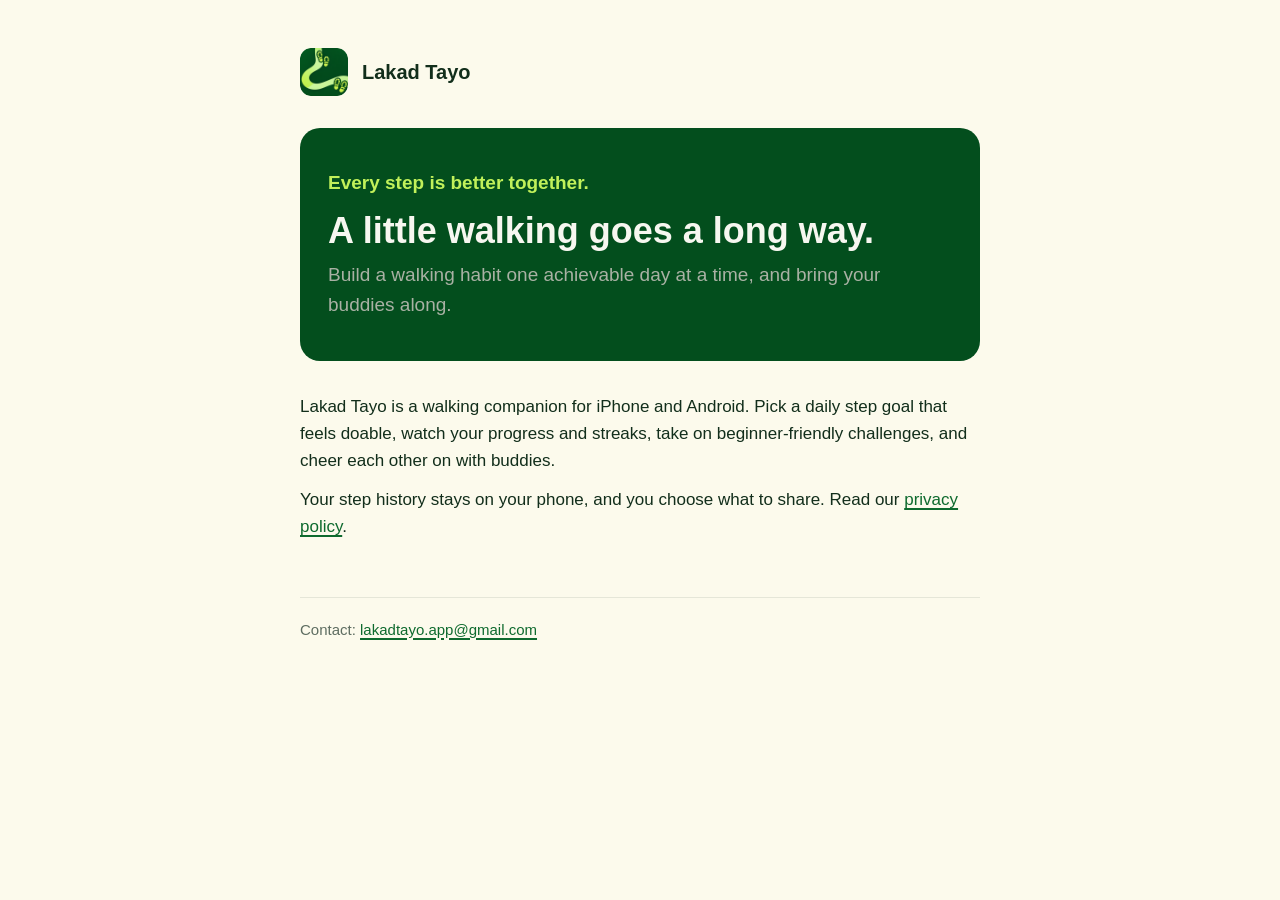
<file: index.html>
<!doctype html>
<html lang="en">
  <head>
    <meta charset="utf-8" />
    <meta name="viewport" content="width=device-width, initial-scale=1" />
    <title>Lakad Tayo</title>
    <meta
      name="description"
      content="Lakad Tayo is a beginner-friendly walking companion: achievable daily goals, visible progress, and buddies to walk with."
    />
    <link rel="icon" href="icon.png" />
    <link rel="stylesheet" href="style.css" />
  </head>
  <body>
    <main>
      <header>
        <img src="icon.png" alt="" />
        <a href="./">Lakad Tayo</a>
      </header>

      <section class="hero">
        <p class="tagline">Every step is better together.</p>
        <h1>A little walking goes a long way.</h1>
        <p>
          Build a walking habit one achievable day at a time, and bring your
          buddies along.
        </p>
      </section>

      <p>
        Lakad Tayo is a walking companion for iPhone and Android. Pick a daily
        step goal that feels doable, watch your progress and streaks, take on
        beginner-friendly challenges, and cheer each other on with buddies.
      </p>
      <p>
        Your step history stays on your phone, and you choose what to share.
        Read our <a href="privacy/">privacy policy</a>.
      </p>

      <footer>
        Contact: <a href="mailto:lakadtayo.app@gmail.com">lakadtayo.app@gmail.com</a>
      </footer>
    </main>
  </body>
</html>
</file>
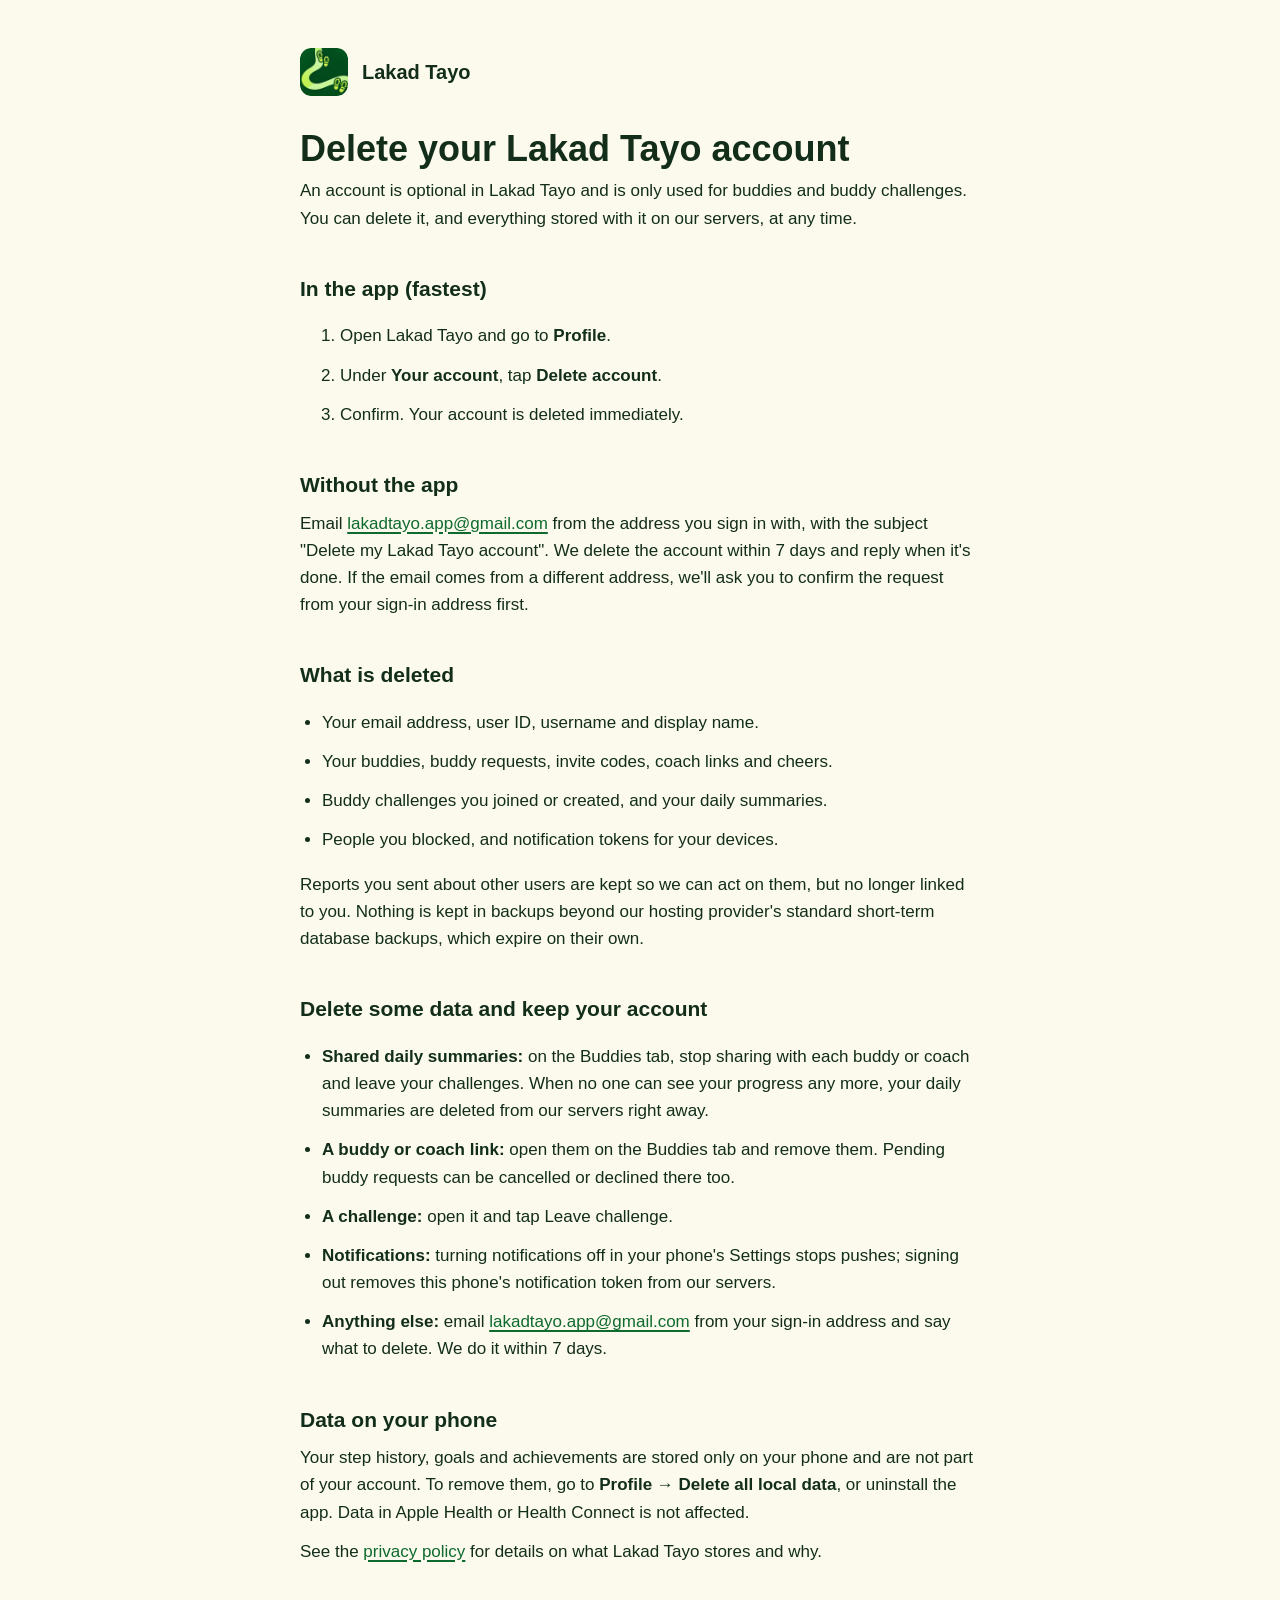
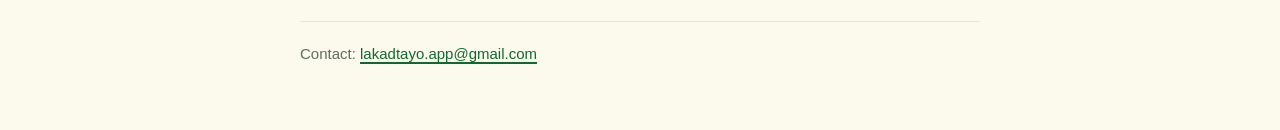
<file: delete-account/index.html>
<!doctype html>
<html lang="en">
  <head>
    <meta charset="utf-8" />
    <meta name="viewport" content="width=device-width, initial-scale=1" />
    <title>Delete your account · Lakad Tayo</title>
    <meta
      name="description"
      content="How to delete your Lakad Tayo account and the data stored with it."
    />
    <link rel="icon" href="../icon.png" />
    <link rel="stylesheet" href="../style.css" />
  </head>
  <body>
    <main>
      <header>
        <img src="../icon.png" alt="" />
        <a href="../">Lakad Tayo</a>
      </header>

      <h1>Delete your Lakad Tayo account</h1>

      <p>
        An account is optional in Lakad Tayo and is only used for buddies and
        buddy challenges. You can delete it, and everything stored with it on
        our servers, at any time.
      </p>

      <h2>In the app (fastest)</h2>
      <ol>
        <li>Open Lakad Tayo and go to <strong>Profile</strong>.</li>
        <li>Under <strong>Your account</strong>, tap <strong>Delete account</strong>.</li>
        <li>Confirm. Your account is deleted immediately.</li>
      </ol>

      <h2>Without the app</h2>
      <p>
        Email
        <a href="mailto:lakadtayo.app@gmail.com?subject=Delete%20my%20Lakad%20Tayo%20account">lakadtayo.app@gmail.com</a>
        from the address you sign in with, with the subject "Delete my Lakad
        Tayo account". We delete the account within 7 days and reply when it's
        done. If the email comes from a different address, we'll ask you to
        confirm the request from your sign-in address first.
      </p>

      <h2>What is deleted</h2>
      <ul>
        <li>Your email address, user ID, username and display name.</li>
        <li>Your buddies, buddy requests, invite codes, coach links and cheers.</li>
        <li>Buddy challenges you joined or created, and your daily summaries.</li>
        <li>People you blocked, and notification tokens for your devices.</li>
      </ul>
      <p>
        Reports you sent about other users are kept so we can act on them,
        but no longer linked to you. Nothing is kept in backups beyond our
        hosting provider's standard short-term database backups, which expire
        on their own.
      </p>

      <h2 id="some-data">Delete some data and keep your account</h2>
      <ul>
        <li>
          <strong>Shared daily summaries:</strong> on the Buddies tab, stop
          sharing with each buddy or coach and leave your challenges. When no
          one can see your progress any more, your daily summaries are deleted
          from our servers right away.
        </li>
        <li>
          <strong>A buddy or coach link:</strong> open them on the Buddies tab
          and remove them. Pending buddy requests can be cancelled or declined
          there too.
        </li>
        <li>
          <strong>A challenge:</strong> open it and tap Leave challenge.
        </li>
        <li>
          <strong>Notifications:</strong> turning notifications off in your
          phone's Settings stops pushes; signing out removes this phone's
          notification token from our servers.
        </li>
        <li>
          <strong>Anything else:</strong> email
          <a href="mailto:lakadtayo.app@gmail.com?subject=Delete%20some%20of%20my%20Lakad%20Tayo%20data">lakadtayo.app@gmail.com</a>
          from your sign-in address and say what to delete. We do it within 7
          days.
        </li>
      </ul>

      <h2>Data on your phone</h2>
      <p>
        Your step history, goals and achievements are stored only on your
        phone and are not part of your account. To remove them, go to
        <strong>Profile → Delete all local data</strong>, or uninstall the
        app. Data in Apple Health or Health Connect is not affected.
      </p>

      <p>
        See the <a href="../privacy/">privacy policy</a> for details on what
        Lakad Tayo stores and why.
      </p>

      <footer>
        Contact: <a href="mailto:lakadtayo.app@gmail.com">lakadtayo.app@gmail.com</a>
      </footer>
    </main>
  </body>
</html>
</file>
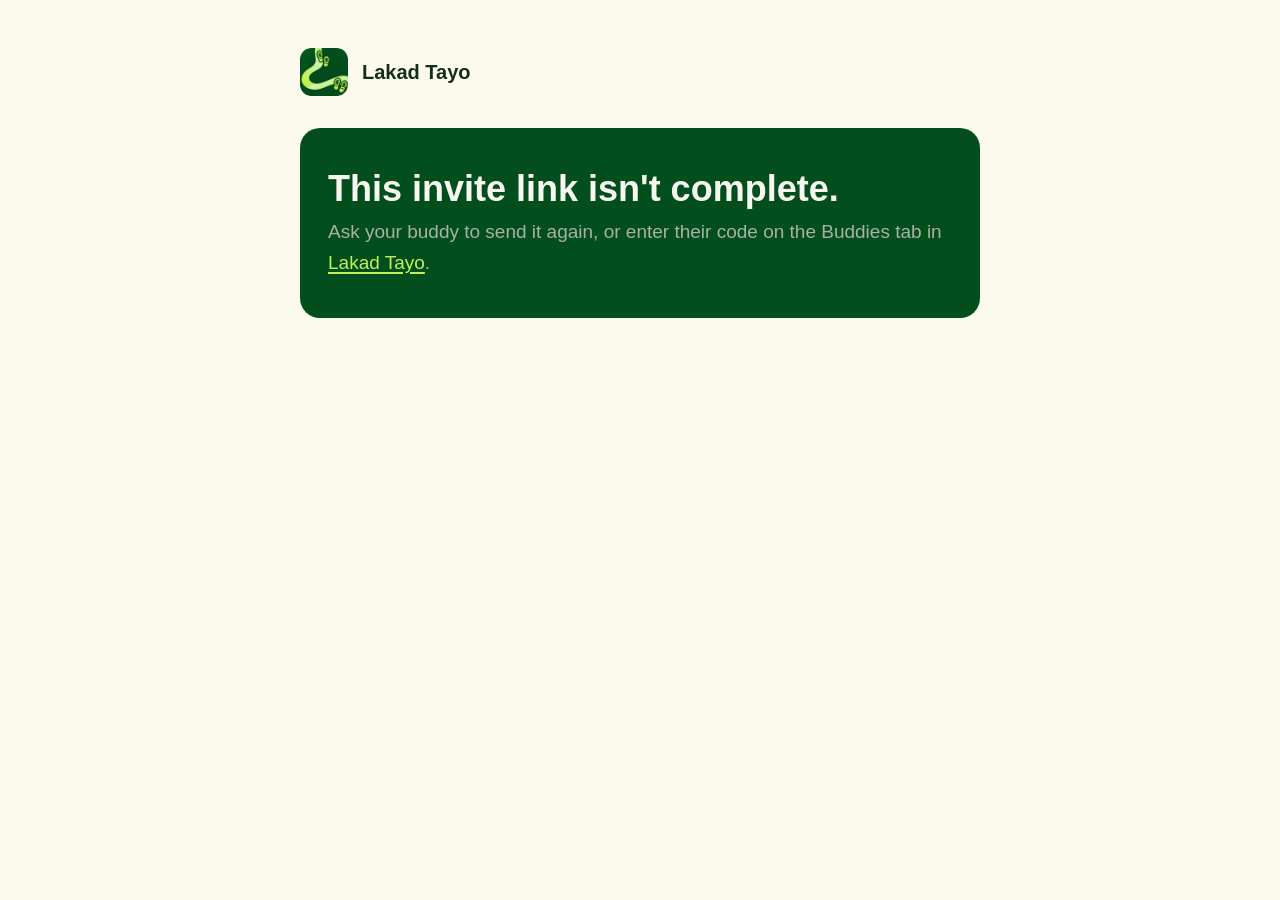
<file: i/index.html>
<!doctype html>
<html lang="en">
  <head>
    <meta charset="utf-8" />
    <meta name="viewport" content="width=device-width, initial-scale=1" />
    <title>Join me on Lakad Tayo</title>
    <meta name="description" content="You're invited to walk together on Lakad Tayo." />
    <meta property="og:title" content="Join me on Lakad Tayo" />
    <meta property="og:description" content="Tap to connect as walking buddies." />
    <meta property="og:image" content="https://abezierandes.github.io/lakadtayo-site/icon.png" />
    <!-- Invite codes are one-time and expire, so keep these pages out of search. -->
    <meta name="robots" content="noindex" />
    <link rel="icon" href="../icon.png" />
    <link rel="stylesheet" href="../style.css" />
    <style>
      /* Sits on the dark green .hero card in both themes. */
      .hero .label {
        margin-top: 20px;
        font-size: 15px;
        font-weight: 600;
        letter-spacing: 0.04em;
        text-transform: uppercase;
      }
      .code {
        display: inline-block;
        margin: 8px 0 24px;
        padding: 12px 20px;
        border: 1px solid rgba(193, 241, 90, 0.35);
        border-radius: 14px;
        background: rgba(0, 0, 0, 0.22);
        color: var(--lime);
        font: 700 30px/1.2 ui-monospace, SFMono-Regular, Menlo, monospace;
        letter-spacing: 0.14em;
        user-select: all;
      }
      .actions {
        display: flex;
        flex-wrap: wrap;
        gap: 12px;
      }
      .button {
        display: inline-block;
        padding: 13px 22px;
        border-radius: 999px;
        font-weight: 700;
        text-decoration: none;
      }
      .primary {
        background: var(--lime);
        color: #034e1d;
      }
      .secondary {
        border: 1.5px solid rgba(247, 247, 240, 0.6);
        color: #f7f7f0;
      }
      .hero a:not(.button) {
        color: var(--lime);
      }
      [hidden] {
        display: none !important;
      }
    </style>
  </head>
  <body>
    <main>
      <header>
        <img src="../icon.png" alt="" />
        <a href="../">Lakad Tayo</a>
      </header>

      <div id="invite" hidden>
        <section class="hero">
          <h1>You're invited to walk together.</h1>
          <p class="label">Your invite code</p>
          <div class="code" id="code"></div>
          <div class="actions">
            <a class="button primary" id="open" href="#">Open in Lakad Tayo</a>
            <a
              class="button secondary"
              href="https://apps.apple.com/app/lakad-tayo/id6829154404"
              >Get the app</a
            >
          </div>
        </section>
        <p>
          New to Lakad Tayo? Get the app, sign in on the Buddies tab, then tap
          this link again or enter the code there. Codes work once and expire
          after 7 days.
        </p>
      </div>

      <section id="missing" class="hero" hidden>
        <h1>This invite link isn't complete.</h1>
        <p>
          Ask your buddy to send it again, or enter their code on the Buddies
          tab in <a href="../">Lakad Tayo</a>.
        </p>
      </section>
    </main>
    <script>
      // Same alphabet as the server's invite codes.
      var code = (new URLSearchParams(location.search).get('c') || '')
        .toUpperCase()
        .replace(/[^A-Z0-9]/g, '');
      if (code.length === 8) {
        document.getElementById('code').textContent = code;
        document.getElementById('open').href = 'lakadtayo://invite?c=' + code;
        document.getElementById('invite').hidden = false;
      } else {
        document.getElementById('missing').hidden = false;
      }
    </script>
  </body>
</html>
</file>
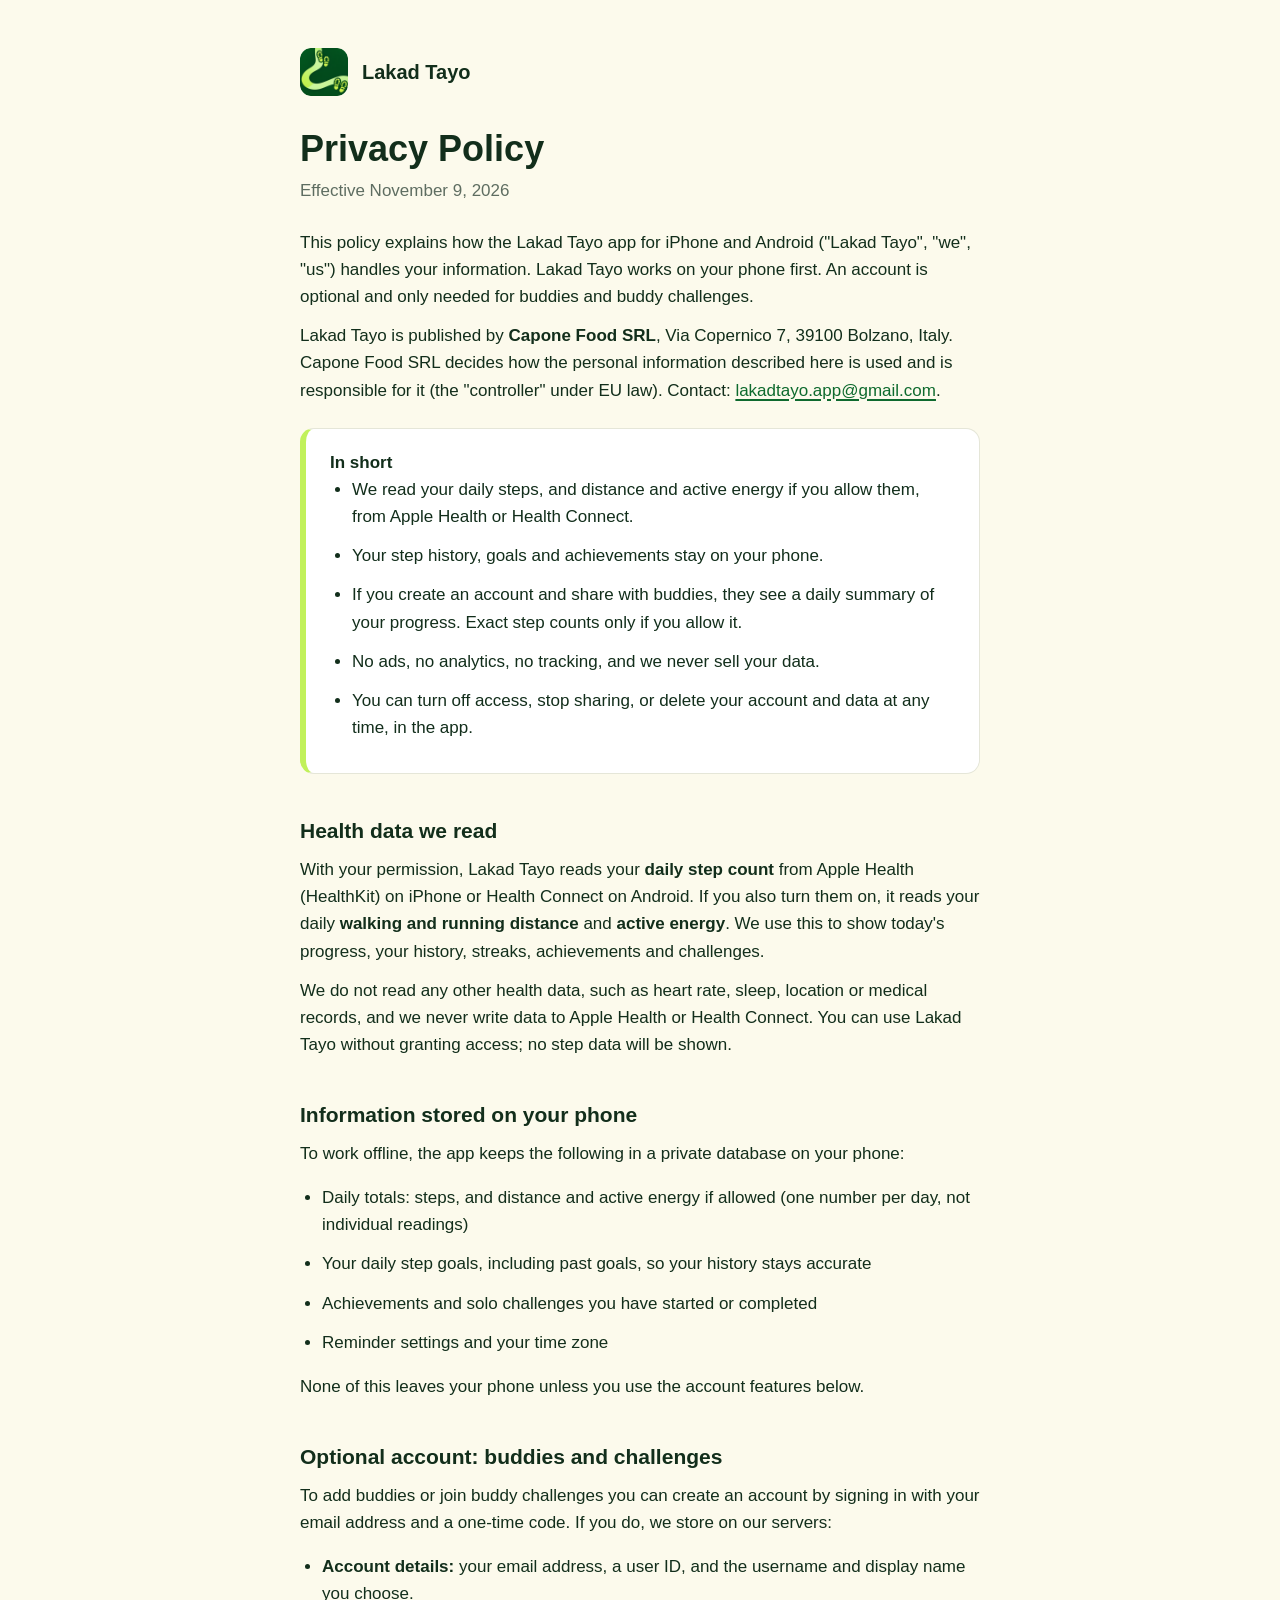
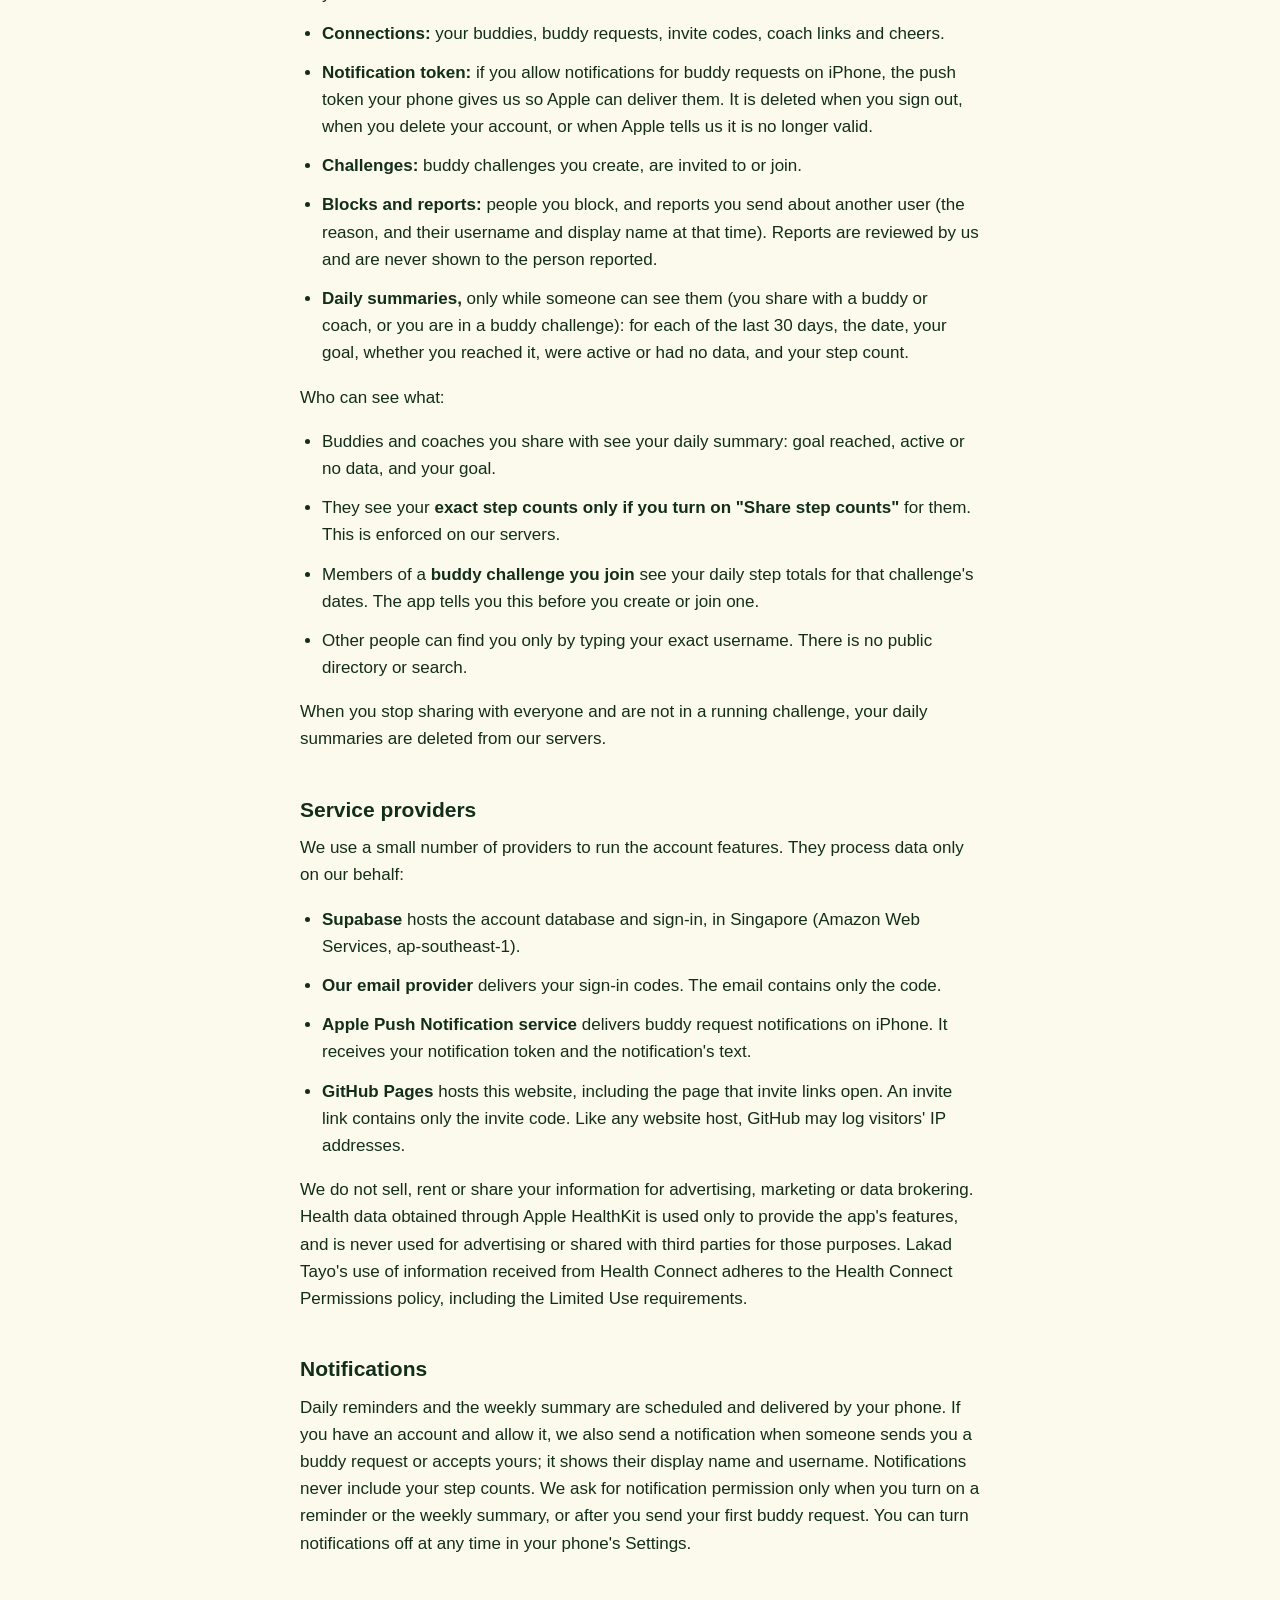
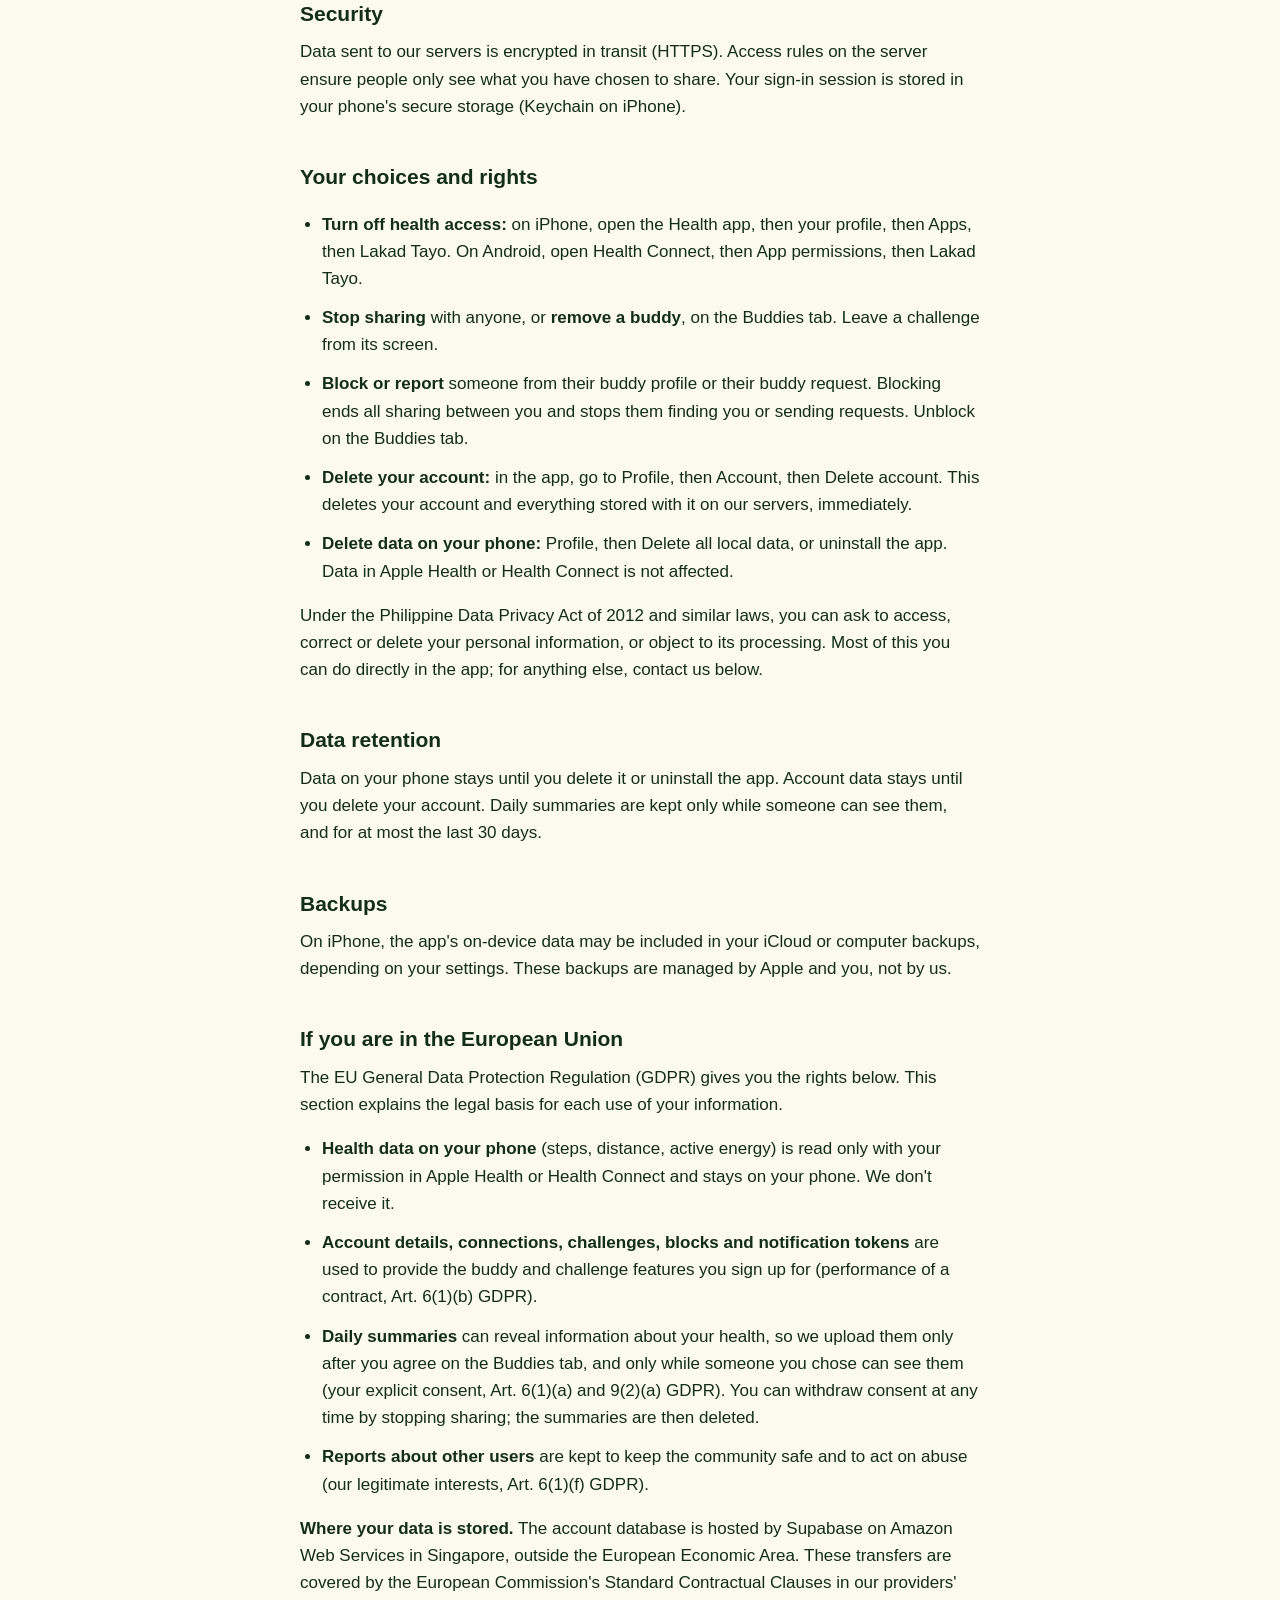
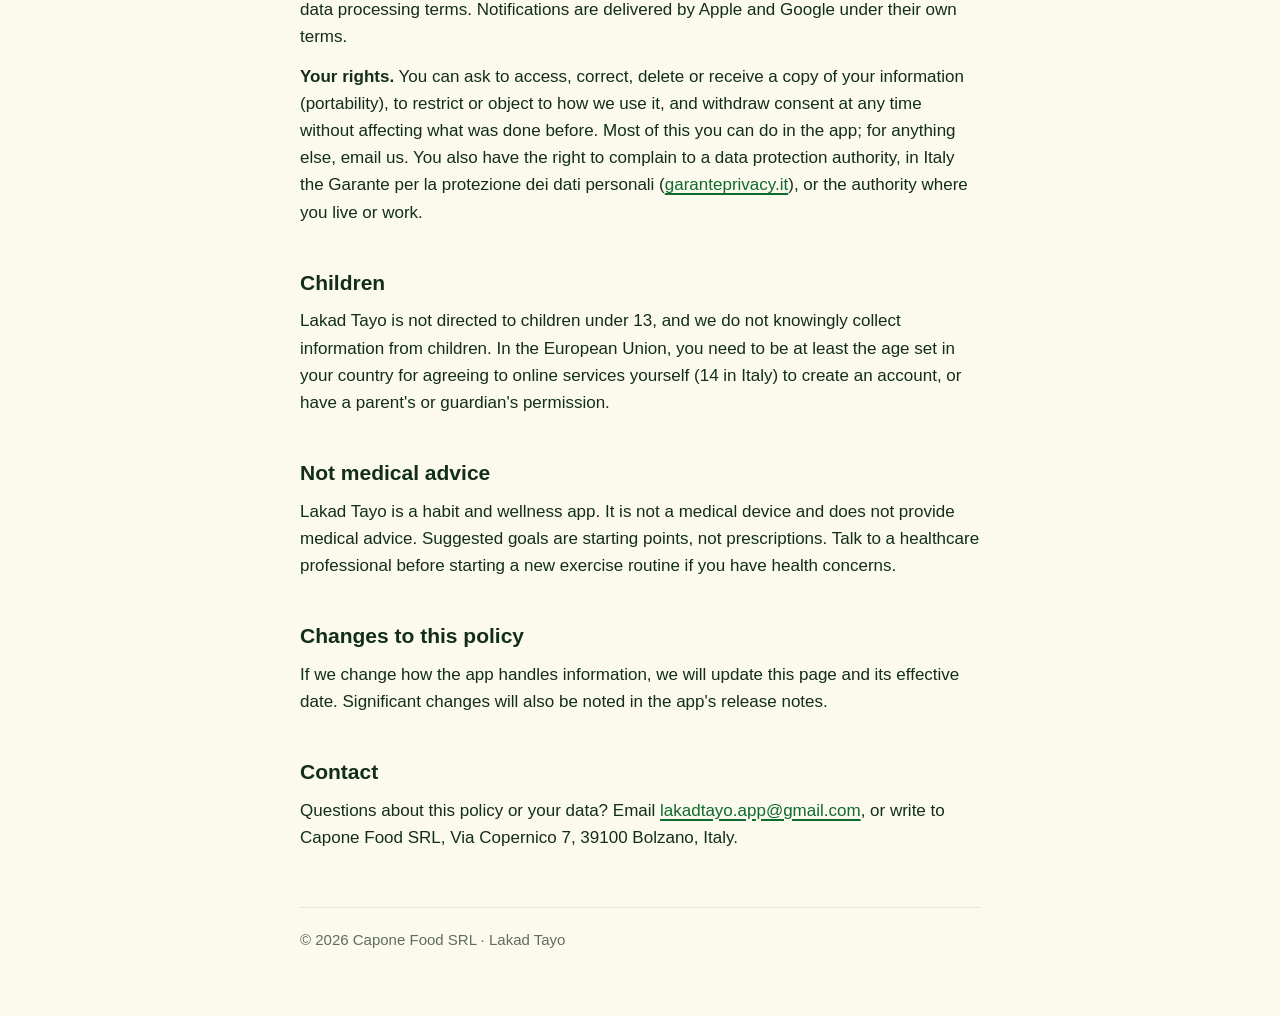
<file: privacy/index.html>
<!doctype html>
<html lang="en">
  <head>
    <meta charset="utf-8" />
    <meta name="viewport" content="width=device-width, initial-scale=1" />
    <title>Privacy Policy · Lakad Tayo</title>
    <meta
      name="description"
      content="How the Lakad Tayo walking app handles your data: health data read with your permission and kept on your phone; optional accounts for buddies and challenges; never sold or used for ads."
    />
    <link rel="icon" href="../icon.png" />
    <link rel="stylesheet" href="../style.css" />
  </head>
  <body>
    <main>
      <header>
        <img src="../icon.png" alt="" />
        <a href="../">Lakad Tayo</a>
      </header>

      <h1>Privacy Policy</h1>
      <p class="meta">Effective November 9, 2026</p>

      <p>
        This policy explains how the Lakad Tayo app for iPhone and Android
        ("Lakad Tayo", "we", "us") handles your information. Lakad Tayo works
        on your phone first. An account is optional and only needed for
        buddies and buddy challenges.
      </p>
      <p>
        Lakad Tayo is published by <strong>Capone Food SRL</strong>, Via
        Copernico 7, 39100 Bolzano, Italy. Capone Food SRL decides how the
        personal information described here is used and is responsible for it
        (the "controller" under EU law). Contact:
        <a href="mailto:lakadtayo.app@gmail.com">lakadtayo.app@gmail.com</a>.
      </p>

      <div class="summary">
        <strong>In short</strong>
        <ul>
          <li>We read your daily steps, and distance and active energy if you allow them, from Apple Health or Health Connect.</li>
          <li>Your step history, goals and achievements stay on your phone.</li>
          <li>If you create an account and share with buddies, they see a daily summary of your progress. Exact step counts only if you allow it.</li>
          <li>No ads, no analytics, no tracking, and we never sell your data.</li>
          <li>You can turn off access, stop sharing, or delete your account and data at any time, in the app.</li>
        </ul>
      </div>

      <h2>Health data we read</h2>
      <p>
        With your permission, Lakad Tayo reads your <strong>daily step
        count</strong> from Apple Health (HealthKit) on iPhone or Health
        Connect on Android. If you also turn them on, it reads your daily
        <strong>walking and running distance</strong> and
        <strong>active energy</strong>. We use this to show today's progress,
        your history, streaks, achievements and challenges.
      </p>
      <p>
        We do not read any other health data, such as heart rate, sleep,
        location or medical records, and we never write data to Apple Health
        or Health Connect. You can use Lakad Tayo without granting access; no
        step data will be shown.
      </p>

      <h2>Information stored on your phone</h2>
      <p>To work offline, the app keeps the following in a private database on your phone:</p>
      <ul>
        <li>Daily totals: steps, and distance and active energy if allowed (one number per day, not individual readings)</li>
        <li>Your daily step goals, including past goals, so your history stays accurate</li>
        <li>Achievements and solo challenges you have started or completed</li>
        <li>Reminder settings and your time zone</li>
      </ul>
      <p>None of this leaves your phone unless you use the account features below.</p>

      <h2>Optional account: buddies and challenges</h2>
      <p>
        To add buddies or join buddy challenges you can create an account by
        signing in with your email address and a one-time code. If you do, we
        store on our servers:
      </p>
      <ul>
        <li><strong>Account details:</strong> your email address, a user ID, and the username and display name you choose.</li>
        <li><strong>Connections:</strong> your buddies, buddy requests, invite codes, coach links and cheers.</li>
        <li><strong>Notification token:</strong> if you allow notifications for buddy requests on iPhone, the push token your phone gives us so Apple can deliver them. It is deleted when you sign out, when you delete your account, or when Apple tells us it is no longer valid.</li>
        <li><strong>Challenges:</strong> buddy challenges you create, are invited to or join.</li>
        <li><strong>Blocks and reports:</strong> people you block, and reports you send about another user (the reason, and their username and display name at that time). Reports are reviewed by us and are never shown to the person reported.</li>
        <li>
          <strong>Daily summaries,</strong> only while someone can see them
          (you share with a buddy or coach, or you are in a buddy challenge):
          for each of the last 30 days, the date, your goal, whether you
          reached it, were active or had no data, and your step count.
        </li>
      </ul>
      <p>Who can see what:</p>
      <ul>
        <li>Buddies and coaches you share with see your daily summary: goal reached, active or no data, and your goal.</li>
        <li>They see your <strong>exact step counts only if you turn on "Share step counts"</strong> for them. This is enforced on our servers.</li>
        <li>Members of a <strong>buddy challenge you join</strong> see your daily step totals for that challenge's dates. The app tells you this before you create or join one.</li>
        <li>Other people can find you only by typing your exact username. There is no public directory or search.</li>
      </ul>
      <p>
        When you stop sharing with everyone and are not in a running
        challenge, your daily summaries are deleted from our servers.
      </p>

      <h2>Service providers</h2>
      <p>We use a small number of providers to run the account features. They process data only on our behalf:</p>
      <ul>
        <li><strong>Supabase</strong> hosts the account database and sign-in, in Singapore (Amazon Web Services, ap-southeast-1).</li>
        <li><strong>Our email provider</strong> delivers your sign-in codes. The email contains only the code.</li>
        <li><strong>Apple Push Notification service</strong> delivers buddy request notifications on iPhone. It receives your notification token and the notification's text.</li>
        <li><strong>GitHub Pages</strong> hosts this website, including the page that invite links open. An invite link contains only the invite code. Like any website host, GitHub may log visitors' IP addresses.</li>
      </ul>
      <p>
        We do not sell, rent or share your information for advertising,
        marketing or data brokering. Health data obtained through Apple
        HealthKit is used only to provide the app's features, and is never
        used for advertising or shared with third parties for those purposes.
        Lakad Tayo's use of information received from Health Connect adheres
        to the Health Connect Permissions policy, including the Limited Use
        requirements.
      </p>

      <h2>Notifications</h2>
      <p>
        Daily reminders and the weekly summary are scheduled and delivered by
        your phone. If you have an account and allow it, we also send a
        notification when someone sends you a buddy request or accepts yours;
        it shows their display name and username. Notifications never include
        your step counts. We ask for notification permission only when you
        turn on a reminder or the weekly summary, or after you send your first
        buddy request. You can turn notifications off at any time in your
        phone's Settings.
      </p>

      <h2>Security</h2>
      <p>
        Data sent to our servers is encrypted in transit (HTTPS). Access rules
        on the server ensure people only see what you have chosen to share.
        Your sign-in session is stored in your phone's secure storage
        (Keychain on iPhone).
      </p>

      <h2>Your choices and rights</h2>
      <ul>
        <li>
          <strong>Turn off health access:</strong> on iPhone, open the Health
          app, then your profile, then Apps, then Lakad Tayo. On Android, open
          Health Connect, then App permissions, then Lakad Tayo.
        </li>
        <li><strong>Stop sharing</strong> with anyone, or <strong>remove a buddy</strong>, on the Buddies tab. Leave a challenge from its screen.</li>
        <li><strong>Block or report</strong> someone from their buddy profile or their buddy request. Blocking ends all sharing between you and stops them finding you or sending requests. Unblock on the Buddies tab.</li>
        <li>
          <strong>Delete your account:</strong> in the app, go to Profile, then
          Account, then Delete account. This deletes your account and
          everything stored with it on our servers, immediately.
        </li>
        <li>
          <strong>Delete data on your phone:</strong> Profile, then Delete all
          local data, or uninstall the app. Data in Apple Health or Health
          Connect is not affected.
        </li>
      </ul>
      <p>
        Under the Philippine Data Privacy Act of 2012 and similar laws, you
        can ask to access, correct or delete your personal information, or
        object to its processing. Most of this you can do directly in the
        app; for anything else, contact us below.
      </p>

      <h2>Data retention</h2>
      <p>
        Data on your phone stays until you delete it or uninstall the app.
        Account data stays until you delete your account. Daily summaries are
        kept only while someone can see them, and for at most the last 30
        days.
      </p>

      <h2>Backups</h2>
      <p>
        On iPhone, the app's on-device data may be included in your iCloud or
        computer backups, depending on your settings. These backups are
        managed by Apple and you, not by us.
      </p>

      <h2>If you are in the European Union</h2>
      <p>
        The EU General Data Protection Regulation (GDPR) gives you the rights
        below. This section explains the legal basis for each use of your
        information.
      </p>
      <ul>
        <li>
          <strong>Health data on your phone</strong> (steps, distance, active
          energy) is read only with your permission in Apple Health or Health
          Connect and stays on your phone. We don't receive it.
        </li>
        <li>
          <strong>Account details, connections, challenges, blocks and
          notification tokens</strong> are used to provide the buddy and
          challenge features you sign up for (performance of a contract,
          Art. 6(1)(b) GDPR).
        </li>
        <li>
          <strong>Daily summaries</strong> can reveal information about your
          health, so we upload them only after you agree on the Buddies tab,
          and only while someone you chose can see them (your explicit
          consent, Art. 6(1)(a) and 9(2)(a) GDPR). You can withdraw consent at
          any time by stopping sharing; the summaries are then deleted.
        </li>
        <li>
          <strong>Reports about other users</strong> are kept to keep the
          community safe and to act on abuse (our legitimate interests,
          Art. 6(1)(f) GDPR).
        </li>
      </ul>
      <p>
        <strong>Where your data is stored.</strong> The account database is
        hosted by Supabase on Amazon Web Services in Singapore, outside the
        European Economic Area. These transfers are covered by the European
        Commission's Standard Contractual Clauses in our providers' data
        processing terms. Notifications are delivered by Apple and Google
        under their own terms.
      </p>
      <p>
        <strong>Your rights.</strong> You can ask to access, correct, delete
        or receive a copy of your information (portability), to restrict or
        object to how we use it, and withdraw consent at any time without
        affecting what was done before. Most of this you can do in the app;
        for anything else, email us. You also have the right to complain to a
        data protection authority, in Italy the Garante per la protezione dei
        dati personali (<a href="https://www.garanteprivacy.it">garanteprivacy.it</a>),
        or the authority where you live or work.
      </p>

      <h2>Children</h2>
      <p>
        Lakad Tayo is not directed to children under 13, and we do not
        knowingly collect information from children. In the European Union,
        you need to be at least the age set in your country for agreeing to
        online services yourself (14 in Italy) to create an account, or have
        a parent's or guardian's permission.
      </p>

      <h2>Not medical advice</h2>
      <p>
        Lakad Tayo is a habit and wellness app. It is not a medical device and
        does not provide medical advice. Suggested goals are starting points,
        not prescriptions. Talk to a healthcare professional before starting a
        new exercise routine if you have health concerns.
      </p>

      <h2>Changes to this policy</h2>
      <p>
        If we change how the app handles information, we will update this
        page and its effective date. Significant changes will also be noted in
        the app's release notes.
      </p>

      <h2>Contact</h2>
      <p>
        Questions about this policy or your data? Email
        <a href="mailto:lakadtayo.app@gmail.com">lakadtayo.app@gmail.com</a>,
        or write to Capone Food SRL, Via Copernico 7, 39100 Bolzano, Italy.
      </p>

      <footer>© 2026 Capone Food SRL · Lakad Tayo</footer>
    </main>
  </body>
</html>
</file>
<file: style.css>
:root {
  --forest: #034e1d;
  --lime: #c1f15a;
  --cream: #fcfaec;
  --card: #ffffff;
  --text: #122e1b;
  --text-secondary: #5e6d61;
  --border: #e5e6d8;
  --link: #0e6a2e;
}

@media (prefers-color-scheme: dark) {
  :root {
    --cream: #0b2213;
    --card: #12301c;
    --text: #fcfaec;
    --text-secondary: #b7d8bf;
    --border: #1f4a2b;
    --link: #c1f15a;
  }
}

* {
  box-sizing: border-box;
}

html {
  -webkit-text-size-adjust: 100%;
}

body {
  margin: 0;
  background: var(--cream);
  color: var(--text);
  font: 17px/1.6 -apple-system, BlinkMacSystemFont, "Segoe UI", Roboto,
    "Helvetica Neue", Arial, sans-serif;
}

main {
  max-width: 720px;
  margin: 0 auto;
  padding: 48px 20px 64px;
}

header {
  display: flex;
  align-items: center;
  gap: 14px;
  margin-bottom: 32px;
}

header img {
  width: 48px;
  height: 48px;
  border-radius: 11px;
}

header a {
  color: var(--text);
  font-weight: 800;
  font-size: 20px;
  text-decoration: none;
}

h1 {
  font-size: 36px;
  line-height: 1.15;
  margin: 0 0 8px;
}

h2 {
  font-size: 21px;
  margin: 40px 0 8px;
}

p,
li {
  margin: 0 0 12px;
}

ul {
  padding-left: 22px;
}

a {
  color: var(--link);
  text-decoration-thickness: 2px;
  text-underline-offset: 3px;
}

.meta {
  color: var(--text-secondary);
  margin-bottom: 24px;
}

.summary {
  background: var(--card);
  border: 1px solid var(--border);
  border-left: 6px solid var(--lime);
  border-radius: 14px;
  padding: 20px 24px;
  margin: 24px 0 8px;
}

.summary ul {
  margin: 0;
}

footer {
  margin-top: 56px;
  padding-top: 20px;
  border-top: 1px solid var(--border);
  color: var(--text-secondary);
  font-size: 15px;
}

.hero {
  background: var(--forest);
  color: #f7f7f0;
  border-radius: 20px;
  padding: 40px 28px;
  margin-bottom: 32px;
}

.hero h1 {
  color: #f7f7f0;
}

.hero p {
  color: #a9b1a4;
  font-size: 19px;
  margin: 0;
}

.hero .tagline {
  color: var(--lime);
  font-weight: 700;
  margin-bottom: 12px;
}
</file>
